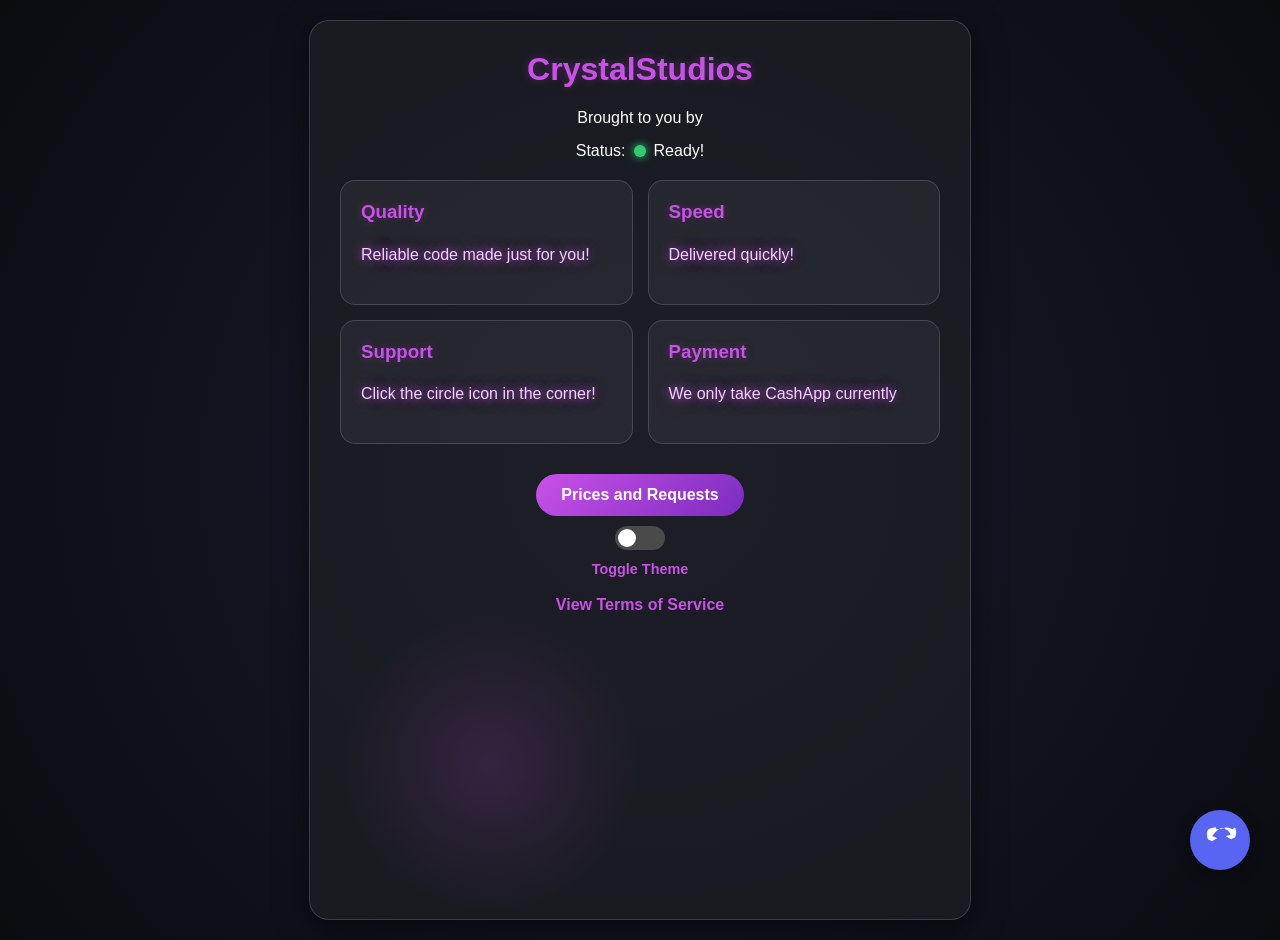
<file: index.html>
<!DOCTYPE html>
<html lang="en">
<head>
    <meta charset="UTF-8">
    <meta name="viewport" content="width=device-width, initial-scale=1.0">
    <title>CrystalStudios | Development</title>
    <link rel="icon" type="image/png" href="favicon.png">
    <script>
        const savedTheme = localStorage.getItem('theme') || 'dark';
        document.write('<link rel="stylesheet" href="' + (savedTheme === 'light' ? 'light.css' : 'dark.css') + '" id="theme-stylesheet">');
    </script>
    <link rel="stylesheet" href="discord.css">
    <style>
        body { transition: opacity 0.5s ease; }
    </style>
</head>
<body>
<div class="container">
    <header>
        <h1>CrystalStudios</h1>
        <div id="typewriter-text">
            <span class="typed-text"></span>
        </div>
    </header>
    <div id="status-container">
        Status: <span id="status-indicator"></span> <span id="status-text">Checking availability...</span>
    </div>
    <div class="features">
        <div class="box"><h3>Quality</h3><p>Reliable code made just for you!</p></div>
        <div class="box"><h3>Speed</h3><p>Delivered quickly!</p></div>
        <div class="box"><h3>Support</h3><p>Click the circle icon in the corner!</p></div>
        <div class="box"><h3>Payment</h3><p>We only take CashApp currently</p></div>
    </div>
    <div class="text-center">
        <a href="request.html" class="nav-button">Prices and Requests</a>
    </div>
    <div class="text-center">
        <label class="switch-container">
            <input type="checkbox" id="theme-toggle">
            <span class="slider"></span>
        </label>
        <p class="theme-label">Toggle Theme</p>
    </div>
    <div class="text-center">
        <a href="tos.html" class="tos-link">View Terms of Service</a>
    </div>
    <div class="cursor-glow"></div>
</div>
<a href="https://discord.gg/kmEa5FRuRU" class="floating-discord" target="_blank" rel="noopener noreferrer">
    <svg viewBox="0 0 24 24"><path fill="#ffffff" d="M20.317 4.37a19.791 19.791 0 0 0-4.885-1.515.074.074 0 0 0-.079.037c-.21.375-.444.864-.608 1.25a18.27 18.27 0 0 0-5.487 0 12.64 12.64 0 0 0-.617-1.25.077.077 0 0 0-.079-.037A19.736 19.736 0 0 0 3.677 4.37a.07.07 0 0 0-.041.023C2.557 5.768 2.22 8.65 3.518 11.23a.07.07 0 0 0 .041.033c.895.348 1.764.764 2.613 1.229a.07.07 0 0 0 .085-.011c.545-.446 1.155-.837 1.81-1.165a.07.07 0 0 0 .034-.083.07.07 0 0 0-.03-.042c-1.34-.69-2.02-1.35-2.02-1.35a.07.07 0 0 0-.083.003c-.23.153-.45.312-.66.477a.07.07 0 0 0-.012.115c.66.49 1.34.93 2.05 1.33a.07.07 0 0 0 .093-.016c.72-.45 1.48-.87 2.28-1.25a.07.07 0 0 0 .04-.08.07.07 0 0 0-.03-.035c-1.07-.48-2.18-.89-3.32-1.22a.07.07 0 0 0-.06-.01c.78-1.27 1.6-2.33 2.38-3.08a.07.07 0 0 0 .01-.07A19.5 19.5 0 0 1 12.01 3.5a19.5 19.5 0 0 1 4.7 1.23a.07.07 0 0 0 .01.07c.78.75 1.6 1.81 2.38 3.08a.07.07 0 0 0-.06.01c-1.14.33-2.25.74-3.32 1.22a.07.07 0 0 0-.03.035a.07.07 0 0 0 .04.08c.8.38 1.56.8 2.28 1.25a.07.07 0 0 0 .093.016c.71-.4 1.39-.84 2.05-1.33a.07.07 0 0 0-.012-.115c-.21-.165-.43-.324-.66-.477a.07.07 0 0 0-.083-.003s-.68.66-2.02 1.35a.07.07 0 0 0-.03.042a.07.07 0 0 0 .034.083c.655.328 1.265.719 1.81 1.165a.07.07 0 0 0 .085.011c.849-.465 1.718-.881 2.613-1.229a.07.07 0 0 0 .041-.033c1.298-2.58.961-5.462-.058-6.837a.07.07 0 0 0-.041-.023z"/></svg>
</a>
<script src="script.js"></script>
</body>
</html>
</file>
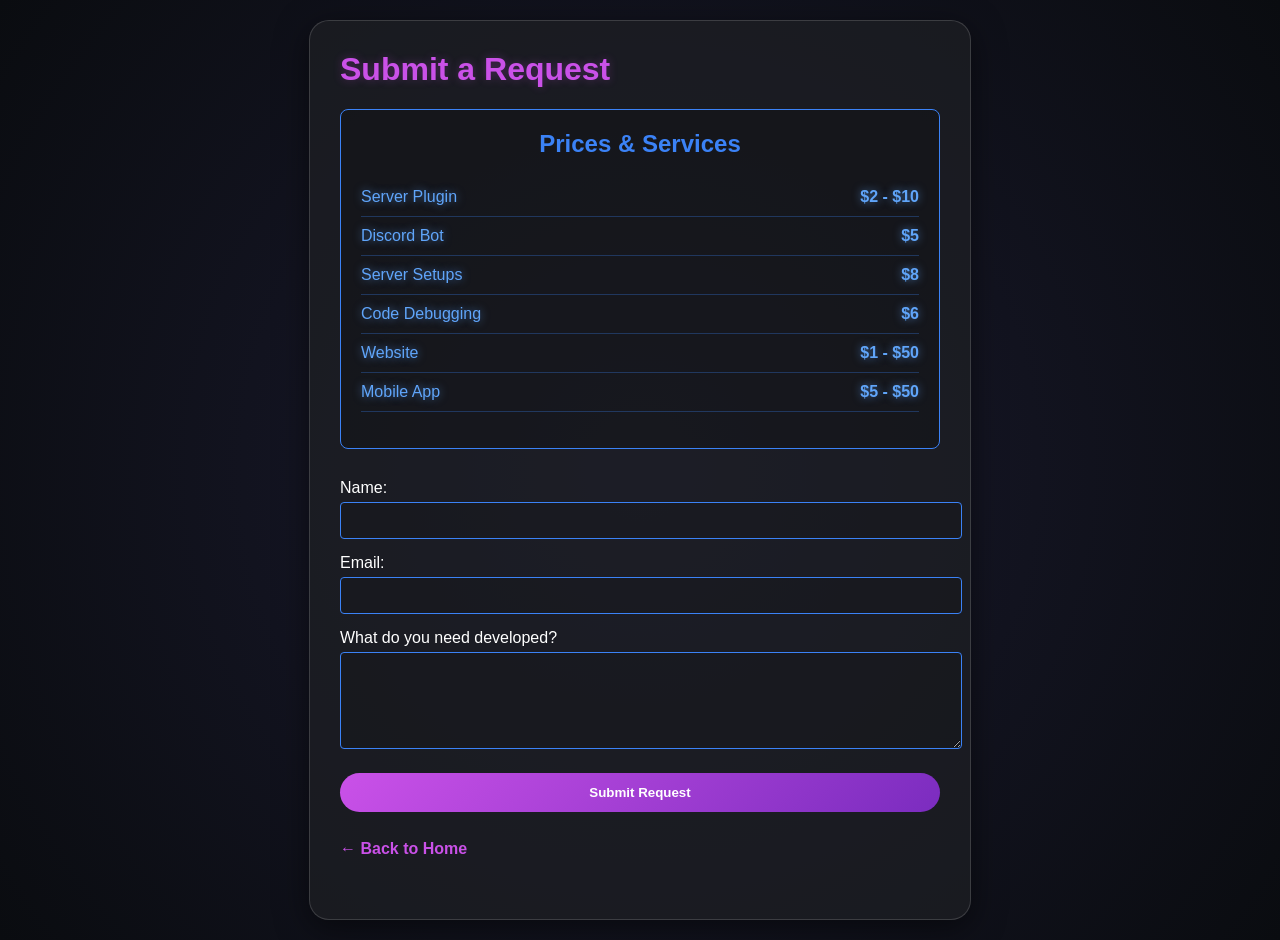
<file: request.html>
<!DOCTYPE html>
<html lang="en">
<head>
    <meta charset="UTF-8">
    <meta name="viewport" content="width=device-width, initial-scale=1.0">
    <title>Submit Request | CrystalStudios</title>
    <script>
        const savedTheme = localStorage.getItem('theme') || 'dark';
        document.write('<link rel="stylesheet" href="' + (savedTheme === 'light' ? 'light.css' : 'dark.css') + '" id="theme-stylesheet">');
    </script>
    <style>
        body { transition: opacity 0.5s ease; }
        .pricing-container {
            margin-bottom: 30px; 
            padding: 20px; 
            background: rgba(0, 0, 0, 0.2);
            border: 1px solid #3b82f6; 
            border-radius: 8px;
        }
        .pricing-container ul li {
            display: flex; 
            justify-content: space-between; 
            padding: 10px 0; 
            border-bottom: 1px solid rgba(59, 130, 246, 0.3);
            color: #60a5fa;
            text-shadow: 0 0 8px rgba(96, 165, 250, 0.6);
        }
    </style>
</head>
<body>
<div class="container">
    <h1 style="color: var(--accent-light);">Submit a Request</h1>
    <div class="pricing-container">
        <h2 style="color: #3b82f6; text-align: center; margin-top: 0;">Prices & Services</h2>
        <ul style="list-style: none; padding: 0;">
            <li><span>Server Plugin</span> <strong>$2 - $10</strong></li>
            <li><span>Discord Bot</span> <strong>$5</strong></li>
            <li><span>Server Setups</span> <strong>$8</strong></li>
            <li><span>Code Debugging</span> <strong>$6</strong></li>
            <li><span>Website</span> <strong>$1 - $50</strong></li>
            <li><span>Mobile App</span> <strong>$5 - $50</strong></li>
        </ul>
    </div>
    <form id="requestForm">
        <label for="name" style="display: block; margin-top: 15px;">Name:</label>
        <input type="text" id="name" name="name" style="width: 100%; padding: 10px; margin-top: 5px; border-radius: 4px; border: 1px solid #3b82f6; background: rgba(0,0,0,0.1);" required>
        <label for="email" style="display: block; margin-top: 15px;">Email:</label>
        <input type="email" id="email" name="email" style="width: 100%; padding: 10px; margin-top: 5px; border-radius: 4px; border: 1px solid #3b82f6; background: rgba(0,0,0,0.1);" required>
        <label for="description" style="display: block; margin-top: 15px;">What do you need developed?</label>
        <textarea id="description" name="description" rows="5" style="width: 100%; padding: 10px; margin-top: 5px; border-radius: 4px; border: 1px solid #3b82f6; background: rgba(0,0,0,0.1);" required></textarea>
        <button type="submit" class="nav-button" style="margin-top: 20px; border: none; width: 100%; cursor: pointer;">Submit Request</button>
    </form>
    <br>
    <a href="index.html" class="tos-link">← Back to Home</a>
</div>
<script src="script.js"></script>
</body>
</html>
</file>
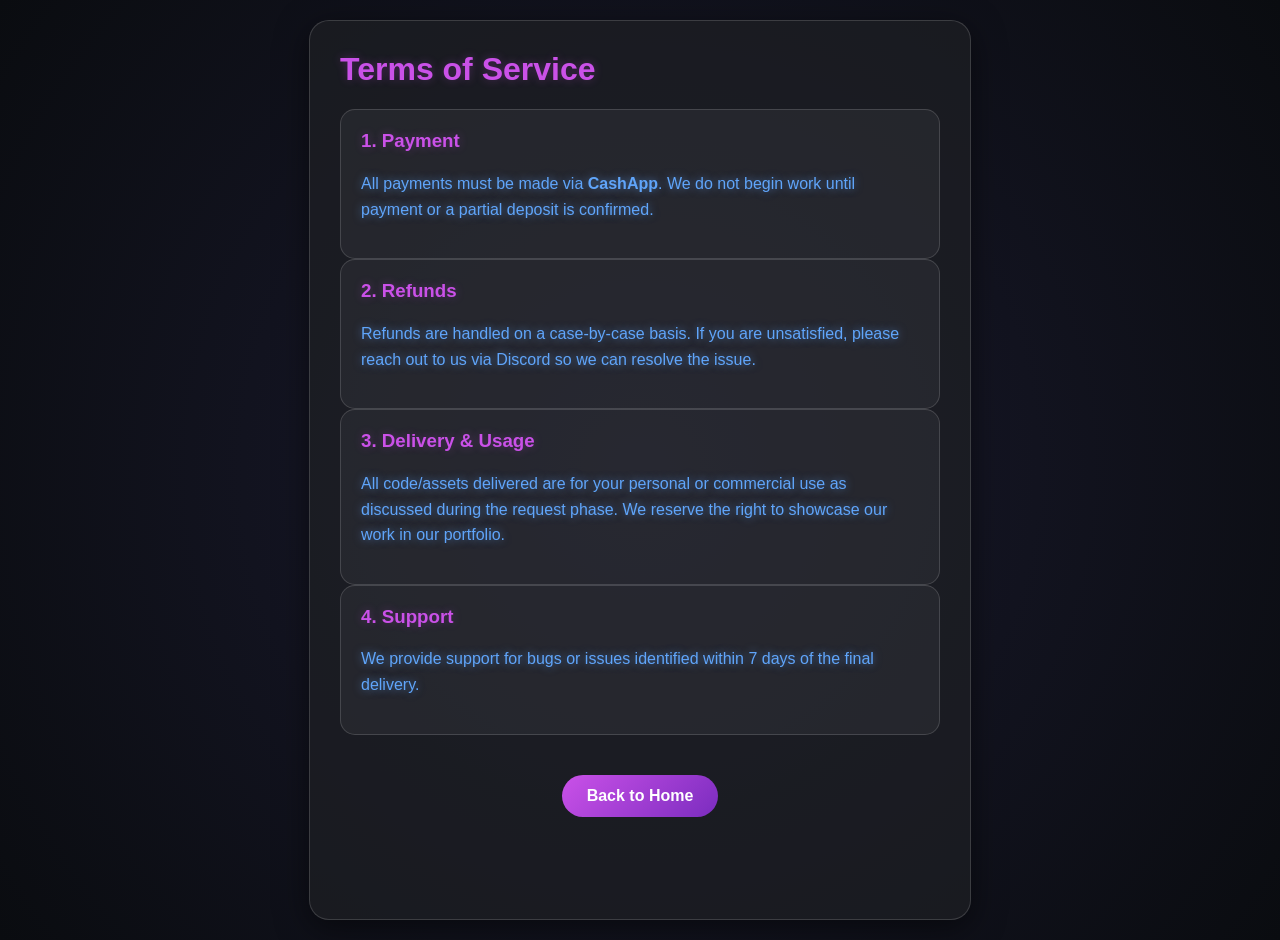
<file: tos.html>
<!DOCTYPE html>
<html lang="en">
<head>
    <meta charset="UTF-8">
    <meta name="viewport" content="width=device-width, initial-scale=1.0">
    <title>Terms of Service | CrystalStudios</title>
    <script>
        const savedTheme = localStorage.getItem('theme') || 'dark';
        document.write('<link rel="stylesheet" href="' + (savedTheme === 'light' ? 'light.css' : 'dark.css') + '" id="theme-stylesheet">');
    </script>
    <style>
        body { transition: opacity 0.5s ease; }
        .box p {
            color: #60a5fa !important;
            text-shadow: 0 0 8px rgba(96, 165, 250, 0.6);
        }
    </style>
</head>
<body>
<div class="container">
    <h1>Terms of Service</h1>
    <div class="box">
        <h3>1. Payment</h3>
        <p>All payments must be made via <strong>CashApp</strong>. We do not begin work until payment or a partial deposit is confirmed.</p>
    </div>
    <div class="box">
        <h3>2. Refunds</h3>
        <p>Refunds are handled on a case-by-case basis. If you are unsatisfied, please reach out to us via Discord so we can resolve the issue.</p>
    </div>
    <div class="box">
        <h3>3. Delivery & Usage</h3>
        <p>All code/assets delivered are for your personal or commercial use as discussed during the request phase. We reserve the right to showcase our work in our portfolio.</p>
    </div>
    <div class="box">
        <h3>4. Support</h3>
        <p>We provide support for bugs or issues identified within 7 days of the final delivery.</p>
    </div>
    <div class="text-center" style="margin-top: 30px;">
        <a href="index.html" class="nav-button">Back to Home</a>
    </div>
</div>
<script src="script.js"></script>
</body>
</html>
</file>
<file: discord.css>
a.floating-discord {
    position: fixed !important;
    bottom: 30px !important;
    right: 30px !important;
    background-color: #5865F2 !important;
    width: 60px !important;
    height: 60px !important;
    border-radius: 50% !important;
    display: flex !important;
    align-items: center !important;
    justify-content: center !important;
    box-shadow: 0 4px 15px rgba(0, 0, 0, 0.3) !important;
    z-index: 9999 !important;
    padding: 0 !important;
    border-style: none !important;
    text-decoration: none !important;
}
a.floating-discord svg {
    display: block !important;
    width: 35px !important;
    height: 35px !important;
    fill: #ffffff !important;
    pointer-events: none !important;
}
a.floating-discord:hover {
    transform: scale(1.1) rotate(10deg) !important;
    background-color: #4752c4 !important;
}
</file>
